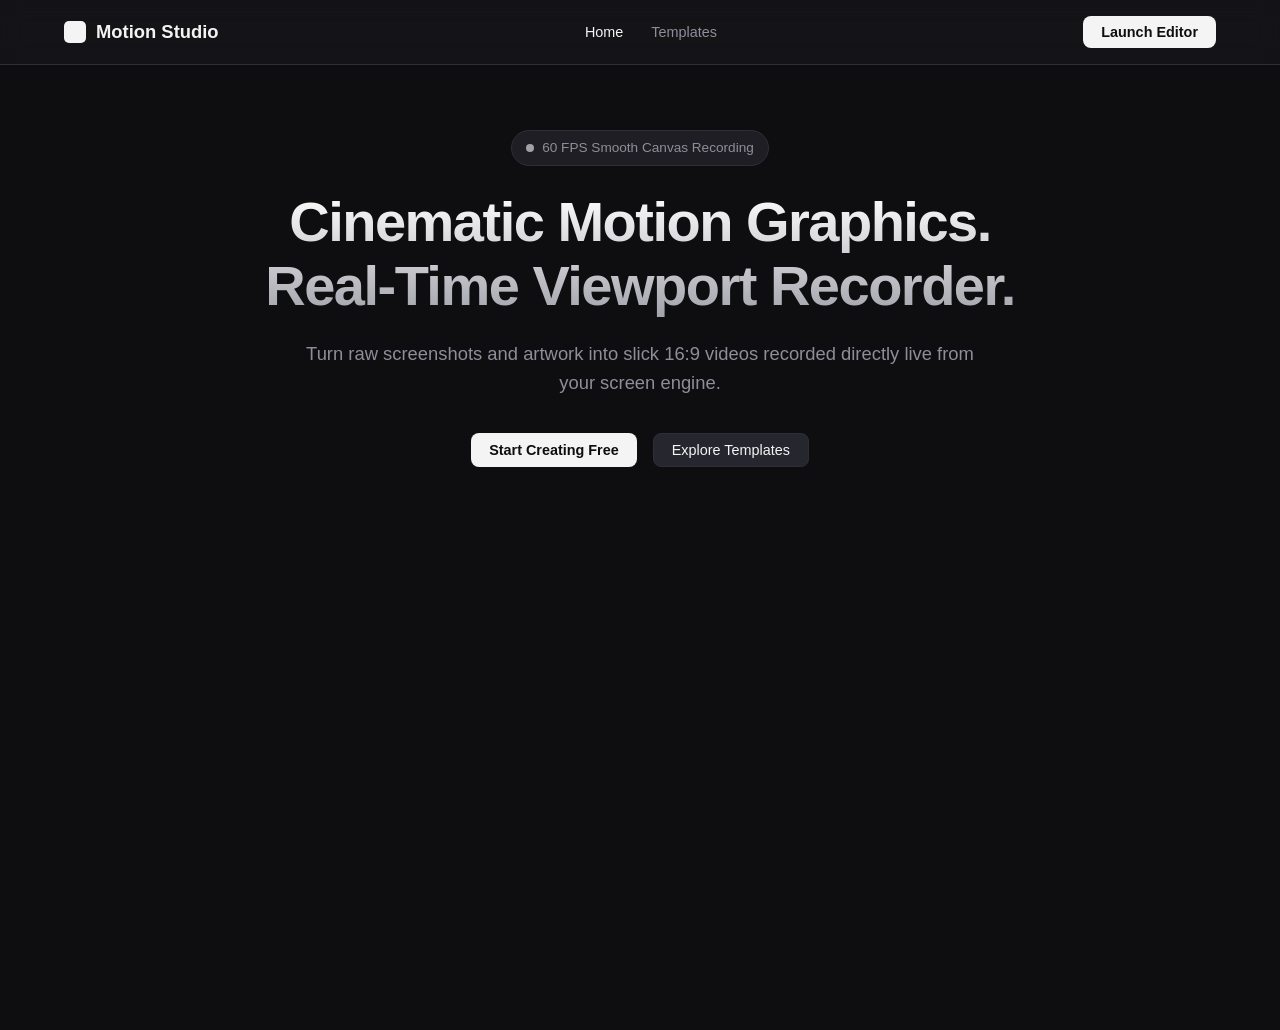
<file: index.html>
<!DOCTYPE html>
<html lang="en">
<head>
    <meta charset="UTF-8">
    <meta name="viewport" content="width=device-width, initial-scale=1.0">
    <title>Motion Studio — Motion Graphics Editor & Renderer</title>
    <style>
        /* --- DESIGN SYSTEM & SMOOTH GREY THEME --- */
        * {
            margin: 0;
            padding: 0;
            box-sizing: border-box;
            font-family: -apple-system, BlinkMacSystemFont, 'Segoe UI', Roboto, Helvetica, Arial, sans-serif;
            user-select: none;
        }

        :root {
            --bg-deep: #0e0e10;
            --bg-smooth-grey: #161619;
            --bg-panel: #1e1e24;
            --bg-element: #26262e;
            --bg-element-hover: #30303a;
            --border-grey: #2e2e36;
            --border-light: #3e3e48;
            --text-primary: #f4f4f5;
            --text-muted: #8e8e9a;
            --radius-lg: 16px;
            --radius-md: 8px;
            --radius-sm: 4px;
        }

        body {
            background-color: var(--bg-deep);
            color: var(--text-primary);
            line-height: 1.6;
            overflow-x: hidden;
            min-height: 100vh;
        }

        a { color: inherit; text-decoration: none; }

        .btn {
            background: var(--bg-element);
            color: var(--text-primary);
            border: 1px solid var(--border-grey);
            padding: 8px 18px;
            border-radius: var(--radius-md);
            font-size: 0.9rem;
            font-weight: 500;
            cursor: pointer;
            display: inline-flex;
            align-items: center;
            justify-content: center;
            gap: 8px;
            transition: all 0.2s cubic-bezier(0.16, 1, 0.3, 1);
        }

        .btn:hover {
            background: var(--bg-element-hover);
            border-color: var(--border-light);
            transform: translateY(-1px);
        }

        .btn-primary {
            background: var(--text-primary);
            color: var(--bg-deep);
            border: none;
            font-weight: 600;
        }

        .btn-primary:hover { background: #d4d4d8; }

        header.site-header {
            position: fixed;
            top: 0;
            width: 100%;
            background: rgba(22, 22, 25, 0.85);
            backdrop-filter: blur(12px);
            border-bottom: 1px solid var(--border-grey);
            z-index: 100;
        }

        .nav-container {
            max-width: 1200px;
            margin: 0 auto;
            display: flex;
            justify-content: space-between;
            align-items: center;
            padding: 16px 24px;
        }

        .logo {
            font-size: 1.15rem;
            font-weight: 700;
            display: flex;
            align-items: center;
            gap: 10px;
            cursor: pointer;
        }

        .logo-icon {
            width: 22px;
            height: 22px;
            background: var(--text-primary);
            border-radius: 5px;
        }

        .nav-links {
            display: flex;
            gap: 28px;
            list-style: none;
        }

        .nav-links a {
            color: var(--text-muted);
            font-size: 0.9rem;
            cursor: pointer;
            transition: color 0.2s ease;
        }

        .nav-links a:hover, .nav-links a.active { color: var(--text-primary); }

        .page-section { display: none; }
        .page-section.active-page { display: block; }

        /* --- LANDING & TEMPLATES --- */
        .hero {
            max-width: 1200px;
            margin: 130px auto 60px;
            padding: 0 24px;
            text-align: center;
        }

        .badge {
            display: inline-flex;
            align-items: center;
            gap: 8px;
            background: var(--bg-panel);
            border: 1px solid var(--border-grey);
            padding: 6px 14px;
            border-radius: 20px;
            font-size: 0.85rem;
            color: var(--text-muted);
            margin-bottom: 24px;
        }

        .badge-dot { width: 8px; height: 8px; background: #a1a1aa; border-radius: 50%; }

        .hero h1 {
            font-size: 3.5rem;
            font-weight: 800;
            line-height: 1.15;
            letter-spacing: -1.5px;
            margin-bottom: 20px;
            background: linear-gradient(180deg, #ffffff 0%, #a1a1aa 100%);
            -webkit-background-clip: text;
            -webkit-text-fill-color: transparent;
        }

        .hero p {
            font-size: 1.15rem;
            color: var(--text-muted);
            max-width: 680px;
            margin: 0 auto 36px;
        }

        .hero-cta { display: flex; justify-content: center; gap: 16px; }

        .templates-page { max-width: 1200px; margin: 120px auto 60px; padding: 0 24px; }
        .template-grid {
            display: grid;
            grid-template-columns: repeat(auto-fit, minmax(260px, 1fr));
            gap: 20px;
            margin-top: 40px;
        }

        .template-card {
            background: var(--bg-smooth-grey);
            border: 1px solid var(--border-grey);
            border-radius: var(--radius-md);
            overflow: hidden;
            cursor: pointer;
            transition: all 0.25s cubic-bezier(0.16, 1, 0.3, 1);
        }

        .template-card:hover {
            border-color: var(--border-light);
            transform: translateY(-3px);
        }

        .template-thumb {
            aspect-ratio: 16 / 9;
            background: #1f1f27;
            display: flex;
            align-items: center;
            justify-content: center;
            color: var(--text-muted);
            font-size: 0.85rem;
            border-bottom: 1px solid var(--border-grey);
        }

        .template-info { padding: 16px; }

        /* --- STUDIO EDITOR --- */
        .editor-wrapper {
            height: 100vh;
            display: flex;
            flex-direction: column;
            overflow: hidden;
            font-size: 13px;
        }

        .app-header {
            height: 48px;
            background: var(--bg-smooth-grey);
            border-bottom: 1px solid var(--border-grey);
            display: flex;
            align-items: center;
            justify-content: space-between;
            padding: 0 16px;
        }

        .workspace {
            display: grid;
            grid-template-columns: 280px 1fr 320px;
            flex: 1;
            height: calc(100vh - 48px - 140px);
            overflow: hidden;
        }

        .sidebar-left, .sidebar-right {
            background: var(--bg-smooth-grey);
            padding: 16px;
            overflow-y: auto;
            display: flex;
            flex-direction: column;
            gap: 16px;
        }

        .sidebar-left { border-right: 1px solid var(--border-grey); }
        .sidebar-right { border-left: 1px solid var(--border-grey); }

        .viewport-container {
            background: var(--bg-deep);
            display: flex;
            align-items: center;
            justify-content: center;
            position: relative;
            overflow: hidden;
            cursor: default;
        }

        .viewport-controls {
            position: absolute;
            bottom: 16px;
            right: 16px;
            background: var(--bg-panel);
            border: 1px solid var(--border-grey);
            border-radius: var(--radius-md);
            display: flex;
            align-items: center;
            padding: 4px 8px;
            gap: 8px;
            z-index: 10;
        }

        .zoom-btn {
            background: transparent;
            border: none;
            color: var(--text-primary);
            cursor: pointer;
            font-size: 1rem;
            width: 24px;
            height: 24px;
            display: flex;
            align-items: center;
            justify-content: center;
            border-radius: var(--radius-sm);
        }

        .zoom-btn:hover { background: var(--bg-element); }

        .canvas-frame-wrapper {
            display: flex;
            align-items: center;
            justify-content: center;
            transition: transform 0.1s ease-out;
            will-change: transform;
        }

        .canvas-frame {
            width: 640px;
            aspect-ratio: 16 / 9;
            background: #111115;
            border-radius: 12px;
            border: 1px solid var(--border-light);
            box-shadow: 0 30px 60px rgba(0,0,0,0.7);
            display: flex;
            align-items: center;
            justify-content: center;
            overflow: hidden;
            position: relative;
        }

        .canvas-frame.bg-transparent-grid {
            background-image: linear-gradient(45deg, #1c1c24 25%, transparent 25%), linear-gradient(-45deg, #1c1c24 25%, transparent 25%), linear-gradient(45deg, transparent 75%, #1c1c24 75%), linear-gradient(-45deg, transparent 75%, #1c1c24 75%);
            background-size: 20px 20px;
            background-position: 0 0, 0 10px, 10px -10px, -10px 0px;
        }

        #render-canvas {
            width: 100%;
            height: 100%;
            object-fit: contain;
            cursor: pointer;
        }

        .upload-dropzone {
            border: 1px dashed var(--border-light);
            padding: 16px;
            text-align: center;
            border-radius: 6px;
            background: var(--bg-panel);
            cursor: pointer;
            transition: border-color 0.2s, background-color 0.2s;
        }

        .upload-dropzone:hover, .upload-dropzone.dragover {
            border-color: var(--text-primary);
            background: var(--bg-element);
        }

        /* --- CATEGORIES STYLING --- */
        .category-group {
            display: flex;
            flex-direction: column;
            gap: 6px;
            margin-bottom: 4px;
        }

        .category-header {
            font-size: 0.75rem;
            font-weight: 700;
            color: var(--text-primary);
            letter-spacing: 0.5px;
            text-transform: uppercase;
            padding: 4px 0 2px 2px;
            border-bottom: 1px solid var(--border-grey);
            margin-bottom: 2px;
        }

        .control-group {
            background: var(--bg-panel);
            border: 1px solid var(--border-grey);
            padding: 10px;
            border-radius: var(--radius-sm);
            font-size: 0.8rem;
            color: var(--text-muted);
            transition: all 0.25s cubic-bezier(0.16, 1, 0.3, 1);
        }

        .control-group.active-preset {
            border-color: var(--text-primary);
            color: var(--text-primary);
            background: var(--bg-element);
        }

        .control-group.disabled-preset {
            opacity: 0.5;
            cursor: not-allowed !important;
        }

        .control-row {
            display: flex;
            align-items: center;
            justify-content: space-between;
            gap: 12px;
        }

        .control-row label { color: var(--text-primary); font-size: 0.8rem; }
        .control-row input[type="range"] { flex: 1; accent-color: var(--text-primary); cursor: pointer; }

        .value-display {
            width: 48px;
            background: var(--bg-panel);
            border: 1px solid var(--border-grey);
            border-radius: var(--radius-sm);
            padding: 2px 4px;
            text-align: center;
            font-size: 0.75rem;
            color: var(--text-muted);
        }

        /* --- MEDIA SLOTS PANEL --- */
        .media-grid {
            display: grid;
            grid-template-columns: repeat(2, 1fr);
            gap: 8px;
            margin-top: 6px;
        }

        .media-slot {
            background: var(--bg-panel);
            border: 1px dashed var(--border-grey);
            border-radius: var(--radius-sm);
            height: 52px;
            display: flex;
            flex-direction: column;
            align-items: center;
            justify-content: center;
            cursor: pointer;
            position: relative;
            overflow: hidden;
            transition: border-color 0.2s;
        }

        .media-slot:hover { border-color: var(--text-primary); }
        .media-slot.has-image { border-style: solid; border-color: var(--border-light); }
        .media-slot img { width: 100%; height: 100%; object-fit: cover; }

        .slot-badge {
            position: absolute;
            top: 2px;
            left: 4px;
            font-size: 0.65rem;
            font-weight: 700;
            background: rgba(0,0,0,0.6);
            padding: 1px 4px;
            border-radius: 3px;
            color: var(--text-primary);
            z-index: 2;
        }

        .slot-clear {
            position: absolute;
            top: 2px;
            right: 4px;
            font-size: 0.65rem;
            background: rgba(0,0,0,0.7);
            color: #ff5555;
            padding: 0 4px;
            border-radius: 3px;
            display: none;
            z-index: 3;
            cursor: pointer;
        }

        .media-slot:hover .slot-clear { display: block; }

        .timeline-bar {
            height: 140px;
            background: var(--bg-smooth-grey);
            border-top: 1px solid var(--border-grey);
            display: flex;
            flex-direction: column;
        }

        .timeline-controls {
            height: 36px;
            border-bottom: 1px solid var(--border-grey);
            display: flex;
            align-items: center;
            justify-content: space-between;
            padding: 0 16px;
        }

        .play-btn {
            width: 26px;
            height: 26px;
            border-radius: 50%;
            background: var(--text-primary);
            color: var(--bg-deep);
            border: none;
            cursor: pointer;
            display: flex;
            align-items: center;
            justify-content: center;
            font-weight: bold;
            transition: transform 0.15s ease;
        }

        .play-btn:hover { transform: scale(1.05); }

        .timeline-track-area {
            flex: 1;
            padding: 12px 16px;
            background: var(--bg-deep);
            position: relative;
            cursor: pointer;
        }

        .timeline-ruler {
            display: flex;
            justify-content: space-between;
            color: var(--text-muted);
            font-size: 0.7rem;
            border-bottom: 1px solid var(--border-grey);
            padding-bottom: 4px;
            pointer-events: none;
        }

        .timeline-keyframe-track {
            margin-top: 10px;
            height: 36px;
            background: var(--bg-panel);
            border: 1px solid var(--border-grey);
            border-radius: var(--radius-sm);
            position: relative;
        }

        .playhead {
            position: absolute;
            top: 0;
            left: 0%;
            width: 2px;
            height: 100%;
            background: #ffffff;
            box-shadow: 0 0 10px rgba(255,255,255,0.9);
            z-index: 5;
            pointer-events: none;
        }

        .playhead-handle {
            position: absolute;
            top: -6px;
            left: -5px;
            width: 12px;
            height: 12px;
            background: var(--text-primary);
            border-radius: 2px;
            transform: rotate(45deg);
        }

        .keyframe-node {
            position: absolute;
            top: 50%;
            transform: translateY(-50%) rotate(45deg);
            width: 10px;
            height: 10px;
            background: var(--text-muted);
            border-radius: 2px;
            pointer-events: none;
        }

        /* --- RENDERING MODAL --- */
        .render-modal-overlay {
            position: fixed;
            top: 0;
            left: 0;
            width: 100vw;
            height: 100vh;
            background: rgba(14, 14, 16, 0.75);
            backdrop-filter: blur(16px);
            -webkit-backdrop-filter: blur(16px);
            z-index: 1000;
            display: none;
            align-items: center;
            justify-content: center;
        }

        .render-modal-overlay.active { display: flex; }

        .render-card {
            background: var(--bg-smooth-grey);
            border: 1px solid var(--border-light);
            border-radius: var(--radius-lg);
            width: 440px;
            padding: 32px;
            box-shadow: 0 30px 80px rgba(0, 0, 0, 0.8);
            display: flex;
            flex-direction: column;
            gap: 20px;
        }

        .render-header h3 { font-size: 1.25rem; font-weight: 700; margin-bottom: 4px; }
        .render-header p { font-size: 0.85rem; color: var(--text-muted); }

        .form-group { display: flex; flex-direction: column; gap: 6px; }
        .form-group label { font-size: 0.8rem; color: var(--text-muted); }
        .form-group select {
            background: var(--bg-panel);
            border: 1px solid var(--border-grey);
            color: var(--text-primary);
            padding: 10px;
            border-radius: var(--radius-md);
            font-size: 0.9rem;
            outline: none;
            cursor: pointer;
        }

        .progress-container {
            display: none;
            flex-direction: column;
            gap: 12px;
        }

        .progress-bar-bg {
            width: 100%;
            height: 10px;
            background: var(--bg-panel);
            border-radius: 5px;
            overflow: hidden;
            border: 1px solid var(--border-grey);
        }

        .progress-bar-fill {
            width: 0%;
            height: 100%;
            background: var(--text-primary);
            transition: width 0.05s linear;
        }
    </style>
</head>
<body>

    <!-- HIDDEN MULTI FILE INPUT -->
    <input type="file" id="image-file-input" accept="image/*" style="display: none;" onchange="handleFileSelect(event)">
    <input type="file" id="slot-file-input" accept="image/*" style="display: none;" onchange="handleSlotFileSelect(event)">

    <!-- RENDER & RECORDING MODAL -->
    <div class="render-modal-overlay" id="render-modal">
        <div class="render-card">
            <div class="render-header">
                <h3>Record 60 FPS Viewport Stream</h3>
                <p>Hardware-accelerated live preview capture at locked 16:9 ratio.</p>
            </div>

            <div id="render-form">
                <div class="form-group" style="margin-bottom: 14px;">
                    <label>Resolution Ratio</label>
                    <select id="export-res" disabled>
                        <option value="16/9" selected>16:9 Widescreen (1920x1080 HD)</option>
                    </select>
                </div>

                <div class="form-group" style="margin-bottom: 20px;">
                    <label>Save File Format</label>
                    <select id="export-format">
                        <option value="mp4" selected>Video Track (.mp4)</option>
                    </select>
                </div>

                <div style="display: flex; gap: 10px; justify-content: flex-end;">
                    <button class="btn" onclick="closeExportModal()">Cancel</button>
                    <button class="btn btn-primary" onclick="startRenderAndRecordProcess()">Record & Save</button>
                </div>
            </div>

            <div class="progress-container" id="render-progress-box">
                <div style="display: flex; justify-content: space-between; font-size: 0.85rem;">
                    <span id="render-status-text">Recording 60 FPS Stream...</span>
                    <span id="render-percent">0%</span>
                </div>
                <div class="progress-bar-bg">
                    <div class="progress-bar-fill" id="render-progress-bar"></div>
                </div>
            </div>
        </div>
    </div>

    <!-- SITE HEADER -->
    <header class="site-header" id="global-header">
        <div class="nav-container">
            <div class="logo" onclick="switchPage('home')">
                <div class="logo-icon"></div> Motion Studio
            </div>
            <ul class="nav-links">
                <li><a onclick="switchPage('home')" id="nav-home" class="active">Home</a></li>
                <li><a onclick="switchPage('templates')" id="nav-templates">Templates</a></li>
            </ul>
            <button class="btn btn-primary" onclick="switchPage('editor')">Launch Editor</button>
        </div>
    </header>

    <!-- PAGE 1: HOME -->
    <main id="page-home" class="page-section active-page">
        <section class="hero">
            <div class="badge">
                <span class="badge-dot"></span> 60 FPS Smooth Canvas Recording
            </div>
            <h1>Cinematic Motion Graphics.<br>Real-Time Viewport Recorder.</h1>
            <p>Turn raw screenshots and artwork into slick 16:9 videos recorded directly live from your screen engine.</p>
            <div class="hero-cta">
                <button class="btn btn-primary" onclick="switchPage('editor')">Start Creating Free</button>
                <button class="btn" onclick="switchPage('templates')">Explore Templates</button>
            </div>
        </section>
    </main>

    <!-- PAGE 2: TEMPLATES -->
    <main id="page-templates" class="page-section">
        <section class="templates-page">
            <div style="text-align: center;">
                <h2>Motion Template Library</h2>
                <p style="color:var(--text-muted);">Select any preset to open directly in the Motion Studio Editor.</p>
            </div>
            <div class="template-grid">
                <div class="template-card" onclick="loadPresetAndOpen('popup')">
                    <div class="template-thumb">Pop-up Motion</div>
                    <div class="template-info">
                        <h4>App Demo Showcase</h4>
                        <span style="color:var(--text-muted); font-size:0.8rem;">Bottom to center motion blur slide</span>
                    </div>
                </div>
                <div class="template-card" onclick="loadPresetAndOpen('showcase')">
                    <div class="template-thumb">Showcase Motion</div>
                    <div class="template-info">
                        <h4>5 Card Showcase</h4>
                        <span style="color:var(--text-muted); font-size:0.8rem;">Smooth 5-Image Slot Sequence Pan</span>
                    </div>
                </div>
                <div class="template-card" onclick="loadPresetAndOpen('shine')">
                    <div class="template-thumb">Shine Effect</div>
                    <div class="template-info">
                        <h4>Tilted Button Shine</h4>
                        <span style="color:var(--text-muted); font-size:0.8rem;">Wider tilted glass sheen & flash</span>
                    </div>
                </div>
            </div>
        </section>
    </main>

    <!-- PAGE 3: STUDIO EDITOR -->
    <main id="page-editor" class="page-section">
        <div class="editor-wrapper">
            <header class="app-header">
                <div style="display:flex; align-items:center; gap:12px;">
                    <button class="btn" style="padding:4px 10px; font-size:0.8rem;" onclick="switchPage('home')">← Exit Editor</button>
                    <span style="font-weight:600; font-size:0.85rem;">Studio_Render_16x9.motion</span>
                </div>
                <div>
                    <span style="font-size:0.8rem; color:var(--text-muted); font-weight:600;">Fixed Render Aspect Ratio: 16:9 (1920x1080)</span>
                </div>
                <div>
                    <button class="btn btn-primary" style="padding:5px 12px; font-size:0.8rem;" onclick="openExportModal()">Record & Export</button>
                </div>
            </header>

            <div class="workspace">
                <!-- LEFT SIDEBAR -->
                <aside class="sidebar-left">
                    <span style="font-size:0.75rem; font-weight:700; color:var(--text-muted);">MAIN MEDIA INPUT</span>
                    <div class="upload-dropzone" id="dropzone" onclick="triggerFileInput()" ondragover="handleDragOver(event)" ondragleave="handleDragLeave(event)" ondrop="handleDrop(event)">
                        <p style="font-size:0.85rem; font-weight:500;">Drop Main Image Here</p>
                        <span style="font-size:0.75rem; color:var(--text-muted);">or click to browse local files</span>
                    </div>

                    <button class="btn" style="font-size:0.75rem; padding:4px;" onclick="clearImage()">Remove Main Image</button>

                    <!-- ANIMATION PRESET CATEGORIES -->
                    <div style="display:flex; flex-direction:column; gap:12px; margin-top:10px;">
                        <!-- CATEGORY: IMAGE -->
                        <div class="category-group">
                            <div class="category-header">Image</div>
                            <div class="control-group active-preset" id="preset-popup" style="cursor:pointer;" onclick="setAnimationPreset('popup')">1. Pop-up</div>
                            <div class="control-group" id="preset-showcase" style="cursor:pointer;" onclick="setAnimationPreset('showcase')">2. Showcase (Slots 1 to 5)</div>
                            <div class="control-group" id="preset-shine" style="cursor:pointer;" onclick="setAnimationPreset('shine')">3. Tilted Button Shine</div>
                        </div>

                        <!-- CATEGORY: TEXT -->
                        <div class="category-group">
                            <div class="category-header">Text</div>
                            <div class="control-group disabled-preset">Coming Soon</div>
                        </div>

                        <!-- CATEGORY: OVERLAY -->
                        <div class="category-group">
                            <div class="category-header">Overlay</div>
                            <div class="control-group disabled-preset">Coming Soon</div>
                        </div>

                        <!-- CATEGORY: GFX -->
                        <div class="category-group">
                            <div class="category-header">Gfx</div>
                            <div class="control-group disabled-preset">Coming Soon</div>
                        </div>
                    </div>
                </aside>

                <!-- CENTER CANVAS VIEWPORT -->
                <main class="viewport-container" id="viewport-container" onwheel="handleWheelZoom(event)">
                    <div class="canvas-frame-wrapper" id="canvas-wrapper">
                        <div class="canvas-frame" id="canvas-frame">
                            <canvas id="render-canvas" onclick="triggerFileInput()"></canvas>
                        </div>
                    </div>

                    <div class="viewport-controls">
                        <button class="zoom-btn" onclick="adjustZoom(-0.1)">-</button>
                        <span style="font-size: 0.75rem; color: var(--text-muted); min-width: 40px; text-align: center;" id="zoom-val">100%</span>
                        <button class="zoom-btn" onclick="adjustZoom(0.1)">+</button>
                        <button class="zoom-btn" style="font-size: 0.75rem;" onclick="resetZoom()">Reset</button>
                    </div>
                </main>

                <!-- RIGHT INSPECTOR PANEL -->
                <aside class="sidebar-right">
                    <span style="font-size:0.75rem; font-weight:700; color:var(--text-muted);">MANUAL 3D ROTATION</span>
                    <div class="control-row">
                        <label>Pitch (X)</label>
                        <input type="range" id="pitch-slider" min="-45" max="45" value="10" oninput="updateManual3D()">
                        <span class="value-display" id="pitch-val">10°</span>
                    </div>
                    <div class="control-row">
                        <label>Yaw (Y)</label>
                        <input type="range" id="yaw-slider" min="-45" max="45" value="-12" oninput="updateManual3D()">
                        <span class="value-display" id="yaw-val">-12°</span>
                    </div>

                    <span style="font-size:0.75rem; font-weight:700; color:var(--text-muted); margin-top:10px;">TIMING & EASING</span>
                    <div class="control-row">
                        <label>Duration</label>
                        <input type="range" id="duration-slider" min="1" max="10" value="4" step="0.5" oninput="updateDuration(this.value)">
                        <span class="value-display" id="duration-val">4.0s</span>
                    </div>

                    <span style="font-size:0.75rem; font-weight:700; color:var(--text-muted); margin-top:10px;">RENDER BACKGROUND</span>
                    <div class="control-row">
                        <label>Canvas Bg</label>
                        <select id="bg-select" onchange="updateBackground(this.value)" style="background:var(--bg-panel); border:1px solid var(--border-grey); color:var(--text-primary); padding:6px 8px; border-radius:4px; font-size:0.8rem; cursor:pointer;">
                            <option value="dark" selected>Dark Studio</option>
                            <option value="white">Solid White</option>
                            <option value="transparent">Transparent (No Bg)</option>
                        </select>
                    </div>

                    <div class="control-row" style="margin-top: 6px;">
                        <label>Speed</label>
                        <input type="range" id="speed-slider" min="0.25" max="3.0" value="1.0" step="0.25" oninput="updateSpeed(this.value)">
                        <span class="value-display" id="speed-val">1.0x</span>
                    </div>

                    <!-- MEDIA SLOTS (10 SLOTS) -->
                    <span style="font-size:0.75rem; font-weight:700; color:var(--text-muted); margin-top:10px;">MEDIA (10 SLOTS)</span>
                    <div class="media-grid" id="media-slots-grid">
                        <!-- Generates 10 slots dynamically via JavaScript -->
                    </div>

                    <button class="btn" style="margin-top:20px; font-size:0.8rem;" onclick="resetTransforms()">Reset All Controls</button>
                </aside>
            </div>

            <!-- TIMELINE FOOTER -->
            <footer class="timeline-bar">
                <div class="timeline-controls">
                    <div style="display:flex; align-items:center; gap:12px;">
                        <button class="play-btn" id="play-btn" onclick="togglePlayback()">❚❚</button>
                        <span style="color:var(--text-muted); font-size:0.8rem;" id="time-display">00:00.0 / 00:04.0</span>
                    </div>
                    <span style="color:var(--text-muted); font-size:0.75rem;">16:9 • High-Performance 60 FPS Engine</span>
                </div>
                <div class="timeline-track-area" id="timeline-track" onmousedown="startTimelineScrub(event)">
                    <div class="timeline-ruler">
                        <span>0s</span><span>1s</span><span>2s</span><span>3s</span><span>4s</span>
                    </div>
                    <div class="timeline-keyframe-track">
                        <div class="playhead" id="playhead">
                            <div class="playhead-handle"></div>
                        </div>
                        <div class="keyframe-node" style="left: 0%;"></div>
                        <div class="keyframe-node" style="left: 50%;"></div>
                        <div class="keyframe-node" style="left: 100%;"></div>
                    </div>
                </div>
            </footer>
        </div>
    </main>

    <!-- SCRIPT LOGIC -->
    <script>
        // CLIENT STATE
        let state = {
            activePage: 'home',
            preset: 'popup',
            pitch: 10,
            yaw: -12,
            duration: 4.0,
            speed: 1.0,
            zoom: 1.0,
            bgType: 'dark',
            imageData: null,
            isPlaying: true,
            isRendering: false,
            currentTime: 0,
            mediaSlots: Array(10).fill(null)
        };

        let loadedImage = new Image();
        let slotImages = Array(10).fill(null);
        let activeSlotTarget = null;
        let imageReady = false;
        let lastTimestamp = null;
        let isScrubbing = false;

        let canvas, ctx;
        let mediaRecorder = null;
        let recordedChunks = [];

        window.addEventListener('DOMContentLoaded', () => {
            canvas = document.getElementById('render-canvas');
            canvas.width = 1920;
            canvas.height = 1080;

            ctx = canvas.getContext('2d', { alpha: true, desynchronized: true });
            ctx.imageSmoothingEnabled = true;
            ctx.imageSmoothingQuality = 'high';

            renderMediaSlotUI();
            loadFromLocalStorage();
            applyStateToUI();

            window.addEventListener('mousemove', handleTimelineMove);
            window.addEventListener('mouseup', handleTimelineEnd);

            requestAnimationFrame(animationEngineLoop);
        });

        // MEDIA SLOTS GENERATOR & CONTROLS
        function renderMediaSlotUI() {
            const grid = document.getElementById('media-slots-grid');
            grid.innerHTML = '';
            for (let i = 0; i < 10; i++) {
                const slot = document.createElement('div');
                slot.className = `media-slot ${state.mediaSlots[i] ? 'has-image' : ''}`;
                slot.onclick = () => triggerSlotFileInput(i);

                const badge = document.createElement('div');
                badge.className = 'slot-badge';
                badge.innerText = `Slot ${i + 1}`;
                slot.appendChild(badge);

                if (state.mediaSlots[i]) {
                    const img = document.createElement('img');
                    img.src = state.mediaSlots[i];
                    slot.appendChild(img);

                    const clearBtn = document.createElement('div');
                    clearBtn.className = 'slot-clear';
                    clearBtn.innerText = '✕';
                    clearBtn.onclick = (e) => {
                        e.stopPropagation();
                        clearSlotImage(i);
                    };
                    slot.appendChild(clearBtn);
                } else {
                    const txt = document.createElement('span');
                    txt.style.cssText = 'font-size:0.65rem; color:var(--text-muted);';
                    txt.innerText = '+ Upload';
                    slot.appendChild(txt);
                }
                grid.appendChild(slot);
            }
        }

        function triggerSlotFileInput(index) {
            activeSlotTarget = index;
            document.getElementById('slot-file-input').click();
        }

        function handleSlotFileSelect(e) {
            const file = e.target.files[0];
            if (file && activeSlotTarget !== null) {
                const reader = new FileReader();
                reader.onload = (event) => {
                    const data = event.target.result;
                    state.mediaSlots[activeSlotTarget] = data;
                    
                    const img = new Image();
                    img.src = data;
                    img.onload = () => {
                        slotImages[activeSlotTarget] = img;
                        renderMediaSlotUI();
                        saveToLocalStorage();
                    };
                };
                reader.readAsDataURL(file);
            }
        }

        function clearSlotImage(index) {
            state.mediaSlots[index] = null;
            slotImages[index] = null;
            renderMediaSlotUI();
            saveToLocalStorage();
        }

        // SMOOTH 60 FPS RENDER LOOP WITH SPEED MULTIPLIER
        function animationEngineLoop(timestamp) {
            if (!lastTimestamp) lastTimestamp = timestamp;
            const delta = (timestamp - lastTimestamp) / 1000;
            lastTimestamp = timestamp;

            if (state.isPlaying && !isScrubbing) {
                state.currentTime += delta * state.speed;
                if (state.currentTime >= state.duration) {
                    if (state.isRendering) {
                        finishRenderingAndSave();
                    } else {
                        state.currentTime = 0;
                    }
                }
                updateTimelineUI();
            }

            drawCanvasFrame();
            requestAnimationFrame(animationEngineLoop);
        }

        // DRAW CANVAS FRAME
        function drawCanvasFrame() {
            ctx.clearRect(0, 0, canvas.width, canvas.height);
            ctx.filter = 'none';

            if (state.bgType === 'dark') {
                const bgGrad = ctx.createLinearGradient(0, 0, canvas.width, canvas.height);
                bgGrad.addColorStop(0, '#121216');
                bgGrad.addColorStop(1, '#09090b');
                ctx.fillStyle = bgGrad;
                ctx.fillRect(0, 0, canvas.width, canvas.height);
            } else if (state.bgType === 'white') {
                ctx.fillStyle = '#ffffff';
                ctx.fillRect(0, 0, canvas.width, canvas.height);
            }

            const progress = (state.currentTime % state.duration) / state.duration;

            // DRAW CARD HELPER
            function drawCard(x, y, scale = 1, skewX = 0, skewY = 0, opacity = 1, imgSource = null, slotNum = 1, overlayEffect = null, explicitDim = null) {
                ctx.save();
                ctx.globalAlpha = Math.max(0, Math.min(1, opacity));
                ctx.translate(canvas.width / 2 + x, canvas.height / 2 + y);
                ctx.transform(scale, skewY, skewX, scale, 0, 0);

                const activeImg = imgSource || (imageReady ? loadedImage : null);
                let drawW = 920;
                let drawH = 560;

                if (explicitDim) {
                    drawW = explicitDim.w;
                    drawH = explicitDim.h;
                } else if (activeImg) {
                    const aspect = activeImg.width / activeImg.height;
                    drawW = 920;
                    drawH = drawW / aspect;

                    if (drawH > 560) {
                        drawH = 560;
                        drawW = drawH * aspect;
                    }
                }

                if (activeImg) {
                    ctx.shadowColor = 'rgba(0, 0, 0, 0.45)';
                    ctx.shadowBlur = 35;
                    ctx.shadowOffsetY = 18;

                    ctx.drawImage(activeImg, -drawW / 2, -drawH / 2, drawW, drawH);
                } else {
                    ctx.fillStyle = '#1e1e24';
                    ctx.strokeStyle = '#3e3e48';
                    ctx.lineWidth = 4;
                    const cardW = explicitDim ? explicitDim.w : 760;
                    const cardH = explicitDim ? explicitDim.h : 430;
                    
                    ctx.shadowColor = 'rgba(0,0,0,0.4)';
                    ctx.shadowBlur = 25;
                    ctx.shadowOffsetY = 12;

                    ctx.beginPath();
                    ctx.roundRect(-cardW / 2, -cardH / 2, cardW, cardH, 20);
                    ctx.fill();
                    ctx.stroke();

                    ctx.shadowColor = 'transparent';
                    ctx.fillStyle = '#8e8e9a';
                    ctx.font = '600 24px -apple-system, sans-serif';
                    ctx.textAlign = 'center';
                    ctx.fillText(`Slot ${slotNum}`, 0, -10);
                    ctx.font = '400 14px -apple-system, sans-serif';
                    ctx.fillText('Thumbnail Media', 0, 20);
                }

                // OVERLAY EFFECTS FOR SINGLE IMAGE ENHANCEMENT
                if (overlayEffect === 'shine') {
                    // EXPANDED & WIDER TILTED BUTTON-STYLE GLASS SHINE & FLASH SWEEP
                    ctx.save();
                    ctx.beginPath();
                    ctx.roundRect(-drawW / 2, -drawH / 2, drawW, drawH, 16);
                    ctx.clip();

                    // Travel across the width with extra padding for tilt angle
                    const totalTravel = drawW * 2.2;
                    const currentPos = -drawW * 1.1 + (progress * totalTravel);

                    // Apply 25-degree tilt transform focused at current shine position
                    ctx.translate(currentPos, 0);
                    ctx.rotate(-25 * Math.PI / 180);

                    // WIDER GRADIENT PRESET (600px width total, double size for bigger flash cover)
                    const shineGrad = ctx.createLinearGradient(-300, 0, 300, 0);
                    shineGrad.addColorStop(0.0, 'rgba(255, 255, 255, 0.0)');
                    shineGrad.addColorStop(0.2, 'rgba(255, 255, 255, 0.12)');
                    shineGrad.addColorStop(0.42, 'rgba(255, 255, 255, 0.65)');
                    shineGrad.addColorStop(0.5, 'rgba(255, 255, 255, 0.98)'); // Bright central flash line
                    shineGrad.addColorStop(0.58, 'rgba(255, 255, 255, 0.65)');
                    shineGrad.addColorStop(0.8, 'rgba(255, 255, 255, 0.12)');
                    shineGrad.addColorStop(1.0, 'rgba(255, 255, 255, 0.0)');

                    ctx.fillStyle = shineGrad;
                    // Taller & Wider coverage bounds
                    ctx.fillRect(-350, -drawH * 1.5, 700, drawH * 3);

                    ctx.restore();
                }

                ctx.restore();
            }

            // PRESET 1: POP-UP
            if (state.preset === 'popup') {
                const easeOutCubic = p => 1 - Math.pow(1 - p, 3);
                const currentY = (1 - easeOutCubic(progress)) * 420;

                if (state.isPlaying && progress < 0.8) {
                    const blurTrail = (1 - easeOutCubic(progress)) * 22;
                    drawCard(0, currentY + blurTrail, 0.9, 0, 0, 0.25);
                }
                drawCard(0, currentY, 0.9, 0, 0, 1.0);
            } 
            // PRESET 2: SHOWCASE (5 IMAGES FROM SLOTS 1 TO 5)
            else if (state.preset === 'showcase') {
                const easeInOutQuad = p => p < 0.5 ? 2 * p * p : 1 - Math.pow(-2 * p + 2, 2) / 2;
                const smoothProgress = easeInOutQuad(progress);

                const cardSpacing = 720;
                const startX = cardSpacing * 2;
                const endX = -cardSpacing * 2;
                const currentOffset = startX - (smoothProgress * (startX - endX));

                for (let idx = 0; idx < 5; idx++) {
                    const cardX = currentOffset + (idx - 2) * cardSpacing;
                    const slotImg = slotImages[idx] || (imageReady ? loadedImage : null);

                    const distFromCenter = Math.abs(cardX);
                    const scale = Math.max(0.65, 0.82 - (distFromCenter / 2500));
                    const alpha = Math.max(0.4, 1.0 - (distFromCenter / 1600));

                    if (state.isPlaying && progress > 0.05 && progress < 0.95) {
                        const blurDirection = (smoothProgress - 0.5) * -30;
                        drawCard(cardX + blurDirection, 0, scale, 0, 0, alpha * 0.3, slotImg, idx + 1);
                    }

                    drawCard(cardX, 0, scale, 0, 0, alpha, slotImg, idx + 1);
                }
            }
            // PRESET 3: SHINE EFFECT (WIDER TILTED GLASS BUTTON SHINE & FLASH SWEEP)
            else if (state.preset === 'shine') {
                const skewX = state.yaw * Math.PI / 180;
                const skewY = state.pitch * Math.PI / 180;
                drawCard(0, 0, 0.88, skewX, skewY, 1.0, null, 1, 'shine');
            }
        }

        // NAVIGATION & STATE HANDLING
        function switchPage(pageId) {
            state.activePage = pageId;
            document.querySelectorAll('.page-section').forEach(p => p.classList.remove('active-page'));
            document.getElementById(`page-${pageId}`).classList.add('active-page');

            document.querySelectorAll('.nav-links a').forEach(a => a.classList.remove('active'));
            if (pageId === 'home') document.getElementById('nav-home').classList.add('active');
            if (pageId === 'templates') document.getElementById('nav-templates').classList.add('active');

            const header = document.getElementById('global-header');
            header.style.display = (pageId === 'editor') ? 'none' : 'block';

            saveToLocalStorage();
        }

        function setAnimationPreset(presetName) {
            state.preset = presetName;
            document.querySelectorAll('.control-group').forEach(el => el.classList.remove('active-preset'));
            const activeEl = document.getElementById(`preset-${presetName}`);
            if (activeEl) activeEl.classList.add('active-preset');

            saveToLocalStorage();
        }

        function loadPresetAndOpen(presetName) {
            setAnimationPreset(presetName);
            switchPage('editor');
        }

        function updateManual3D() {
            state.pitch = parseFloat(document.getElementById('pitch-slider').value);
            state.yaw = parseFloat(document.getElementById('yaw-slider').value);
            document.getElementById('pitch-val').innerText = `${state.pitch}°`;
            document.getElementById('yaw-val').innerText = `${state.yaw}°`;
        }

        function updateDuration(val) {
            state.duration = parseFloat(val);
            document.getElementById('duration-val').innerText = `${state.duration.toFixed(1)}s`;
            updateTimelineUI();
            saveToLocalStorage();
        }

        function updateSpeed(val) {
            state.speed = parseFloat(val);
            document.getElementById('speed-val').innerText = `${state.speed.toFixed(2)}x`;
            saveToLocalStorage();
        }

        function updateBackground(val) {
            state.bgType = val;
            const frame = document.getElementById('canvas-frame');
            if (val === 'transparent') {
                frame.classList.add('bg-transparent-grid');
            } else {
                frame.classList.remove('bg-transparent-grid');
            }
            saveToLocalStorage();
        }

        function resetTransforms() {
            state.pitch = 10;
            state.yaw = -12;
            state.duration = 4.0;
            state.speed = 1.0;
            document.getElementById('pitch-slider').value = 10;
            document.getElementById('yaw-slider').value = -12;
            document.getElementById('duration-slider').value = 4.0;
            document.getElementById('speed-slider').value = 1.0;
            document.getElementById('pitch-val').innerText = '10°';
            document.getElementById('yaw-val').innerText = '-12°';
            document.getElementById('duration-val').innerText = '4.0s';
            document.getElementById('speed-val').innerText = '1.0x';
            setAnimationPreset('popup');
            updateBackground('dark');
            document.getElementById('bg-select').value = 'dark';
        }

        // MAIN IMAGE HANDLING
        function triggerFileInput() {
            document.getElementById('image-file-input').click();
        }

        function handleFileSelect(e) {
            const file = e.target.files[0];
            if (file) loadFile(file);
        }

        function handleDragOver(e) {
            e.preventDefault();
            document.getElementById('dropzone').classList.add('dragover');
        }

        function handleDragLeave(e) {
            e.preventDefault();
            document.getElementById('dropzone').classList.remove('dragover');
        }

        function handleDrop(e) {
            e.preventDefault();
            document.getElementById('dropzone').classList.remove('dragover');
            if (e.dataTransfer.files && e.dataTransfer.files[0]) {
                loadFile(e.dataTransfer.files[0]);
            }
        }

        function loadFile(file) {
            const reader = new FileReader();
            reader.onload = (event) => {
                state.imageData = event.target.result;
                loadedImage.src = state.imageData;
                loadedImage.onload = () => {
                    imageReady = true;
                    saveToLocalStorage();
                };
            };
            reader.readAsDataURL(file);
        }

        function clearImage() {
            state.imageData = null;
            imageReady = false;
            loadedImage = new Image();
            saveToLocalStorage();
        }

        // VIEWPORT ZOOM CONTROLS
        function adjustZoom(delta) {
            state.zoom = Math.min(Math.max(0.4, state.zoom + delta), 2.0);
            applyZoom();
        }

        function resetZoom() {
            state.zoom = 1.0;
            applyZoom();
        }

        function handleWheelZoom(e) {
            if (e.ctrlKey || e.metaKey) {
                e.preventDefault();
                adjustZoom(e.deltaY < 0 ? 0.05 : -0.05);
            }
        }

        function applyZoom() {
            document.getElementById('canvas-wrapper').style.transform = `scale(${state.zoom})`;
            document.getElementById('zoom-val').innerText = `${Math.round(state.zoom * 100)}%`;
        }

        // TIMELINE CONTROLS & SCRUBBING
        function togglePlayback() {
            state.isPlaying = !state.isPlaying;
            document.getElementById('play-btn').innerText = state.isPlaying ? '❚❚' : '▶';
        }

        function updateTimelineUI() {
            const pct = (state.currentTime / state.duration) * 100;
            document.getElementById('playhead').style.left = `${Math.min(100, pct)}%`;

            const cur = formatTime(state.currentTime);
            const dur = formatTime(state.duration);
            document.getElementById('time-display').innerText = `${cur} / ${dur}`;

            if (state.isRendering) {
                document.getElementById('render-progress-bar').style.width = `${pct}%`;
                document.getElementById('render-percent').innerText = `${Math.round(pct)}%`;
            }
        }

        function formatTime(sec) {
            const m = Math.floor(sec / 60).toString().padStart(2, '0');
            const s = (sec % 60).toFixed(1).padStart(4, '0');
            return `${m}:${s}`;
        }

        function startTimelineScrub(e) {
            isScrubbing = true;
            scrub(e);
        }

        function handleTimelineMove(e) {
            if (isScrubbing) scrub(e);
        }

        function handleTimelineEnd() {
            isScrubbing = false;
        }

        function scrub(e) {
            const track = document.getElementById('timeline-track');
            const rect = track.getBoundingClientRect();
            const x = Math.max(0, Math.min(e.clientX - rect.left, rect.width));
            state.currentTime = (x / rect.width) * state.duration;
            updateTimelineUI();
        }

        // EXPORT & REAL-TIME STREAM RECORDING (.MP4 ONLY)
        function openExportModal() {
            document.getElementById('render-modal').classList.add('active');
            document.getElementById('render-form').style.display = 'block';
            document.getElementById('render-progress-box').style.display = 'none';
        }

        function closeExportModal() {
            if (state.isRendering) return;
            document.getElementById('render-modal').classList.remove('active');
        }

        function startRenderAndRecordProcess() {
            state.isRendering = true;
            state.isPlaying = true;
            state.currentTime = 0;

            document.getElementById('render-form').style.display = 'none';
            document.getElementById('render-progress-box').style.display = 'flex';

            recordedChunks = [];
            const stream = canvas.captureStream(60);

            let mimeType = 'video/mp4;codecs=avc1';
            if (!MediaRecorder.isTypeSupported(mimeType)) {
                mimeType = 'video/mp4';
            }
            if (!MediaRecorder.isTypeSupported(mimeType)) {
                mimeType = 'video/webm';
            }

            mediaRecorder = new MediaRecorder(stream, { mimeType });
            mediaRecorder.ondataavailable = (e) => {
                if (e.data.size > 0) recordedChunks.push(e.data);
            };

            mediaRecorder.onstop = saveRecordedFile;
            mediaRecorder.start();
        }

        function finishRenderingAndSave() {
            state.isRendering = false;
            state.isPlaying = false;
            if (mediaRecorder && mediaRecorder.state !== 'inactive') {
                mediaRecorder.stop();
            }
            closeExportModal();
        }

        function saveRecordedFile() {
            const blob = new Blob(recordedChunks, { type: 'video/mp4' });
            const url = URL.createObjectURL(blob);
            const a = document.createElement('a');
            a.style.display = 'none';
            a.href = url;
            a.download = `Motion_Studio_Render_${Date.now()}.mp4`;
            document.body.appendChild(a);
            a.click();
            setTimeout(() => {
                document.body.removeChild(a);
                window.URL.revokeObjectURL(url);
            }, 100);
        }

        // LOCAL STORAGE PERSISTENCE
        function saveToLocalStorage() {
            localStorage.setItem('motion_studio_state', JSON.stringify({
                preset: state.preset,
                pitch: state.pitch,
                yaw: state.yaw,
                duration: state.duration,
                speed: state.speed,
                bgType: state.bgType,
                imageData: state.imageData,
                mediaSlots: state.mediaSlots
            }));
        }

        function loadFromLocalStorage() {
            const saved = localStorage.getItem('motion_studio_state');
            if (!saved) return;
            try {
                const parsed = JSON.parse(saved);
                state.preset = parsed.preset || 'popup';
                state.pitch = parsed.pitch ?? 10;
                state.yaw = parsed.yaw ?? -12;
                state.duration = parsed.duration ?? 4.0;
                state.speed = parsed.speed ?? 1.0;
                state.bgType = parsed.bgType || 'dark';
                state.imageData = parsed.imageData || null;
                state.mediaSlots = parsed.mediaSlots || Array(10).fill(null);

                if (state.imageData) {
                    loadedImage.src = state.imageData;
                    loadedImage.onload = () => { imageReady = true; };
                }

                state.mediaSlots.forEach((data, i) => {
                    if (data) {
                        const img = new Image();
                        img.src = data;
                        img.onload = () => { slotImages[i] = img; };
                    }
                });

                renderMediaSlotUI();
            } catch (err) {
                console.error('Failed to parse saved state:', err);
            }
        }

        function applyStateToUI() {
            document.getElementById('pitch-slider').value = state.pitch;
            document.getElementById('yaw-slider').value = state.yaw;
            document.getElementById('duration-slider').value = state.duration;
            document.getElementById('speed-slider').value = state.speed;
            document.getElementById('pitch-val').innerText = `${state.pitch}°`;
            document.getElementById('yaw-val').innerText = `${state.yaw}°`;
            document.getElementById('duration-val').innerText = `${state.duration.toFixed(1)}s`;
            document.getElementById('speed-val').innerText = `${state.speed.toFixed(2)}x`;
            document.getElementById('bg-select').value = state.bgType;
            setAnimationPreset(state.preset);
            updateBackground(state.bgType);
        }
    </script>
</body>
</html>
</file>
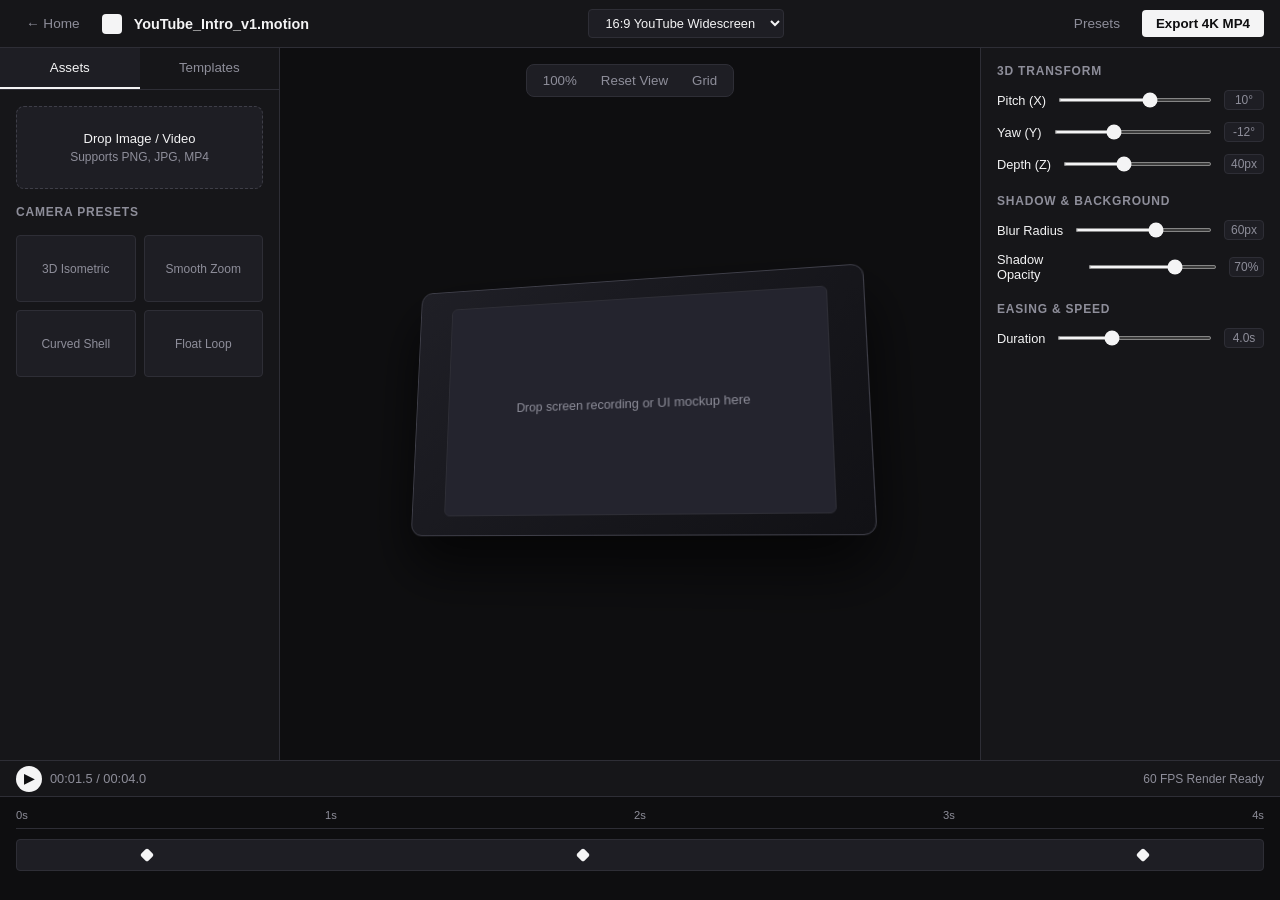
<file: editor.html>
<!DOCTYPE html>
<html lang="en">
<head>
    <meta charset="UTF-8">
    <meta name="viewport" content="width=device-width, initial-scale=1.0">
    <title>Editor — Motion Studio</title>
    <style>
        /* --- DESIGN SYSTEM & SMOOTH GREY THEME --- */
        * {
            margin: 0;
            padding: 0;
            box-sizing: border-box;
            font-family: -apple-system, BlinkMacSystemFont, 'Segoe UI', Roboto, Helvetica, Arial, sans-serif;
            user-select: none;
        }

        :root {
            --bg-deep: #0e0e10;
            --bg-smooth-grey: #161619;
            --bg-panel: #1e1e24;
            --bg-element: #26262e;
            --bg-element-hover: #30303a;
            --border-grey: #2e2e36;
            --border-light: #3e3e48;
            --text-primary: #f4f4f5;
            --text-muted: #8e8e9a;
            --accent-glow: #ffffff;
            --radius-md: 8px;
            --radius-sm: 4px;
        }

        body {
            background-color: var(--bg-deep);
            color: var(--text-primary);
            height: 100vh;
            display: flex;
            flex-direction: column;
            overflow: hidden;
            font-size: 13px;
        }

        /* --- TOP APP NAVBAR --- */
        .app-header {
            height: 48px;
            background: var(--bg-smooth-grey);
            border-bottom: 1px solid var(--border-grey);
            display: flex;
            align-items: center;
            justify-content: space-between;
            padding: 0 16px;
            z-index: 10;
        }

        .header-left, .header-center, .header-right {
            display: flex;
            align-items: center;
            gap: 12px;
        }

        .logo-badge {
            width: 20px;
            height: 20px;
            background: var(--text-primary);
            border-radius: 4px;
        }

        .project-title {
            font-weight: 600;
            color: var(--text-primary);
            font-size: 0.9rem;
        }

        .nav-btn {
            background: transparent;
            border: none;
            color: var(--text-muted);
            padding: 6px 10px;
            border-radius: var(--radius-sm);
            cursor: pointer;
            text-decoration: none;
            font-size: 0.85rem;
            transition: all 0.2s ease;
        }

        .nav-btn:hover {
            color: var(--text-primary);
            background: var(--bg-element);
        }

        .aspect-selector {
            background: var(--bg-panel);
            border: 1px solid var(--border-grey);
            color: var(--text-primary);
            padding: 5px 12px;
            border-radius: var(--radius-sm);
            font-size: 0.8rem;
            outline: none;
            cursor: pointer;
        }

        .btn-export {
            background: var(--text-primary);
            color: var(--bg-deep);
            border: none;
            font-weight: 600;
            padding: 6px 14px;
            border-radius: var(--radius-sm);
            cursor: pointer;
            transition: opacity 0.2s;
        }

        .btn-export:hover {
            opacity: 0.9;
        }

        /* --- EDITOR WORKSPACE LAYOUT --- */
        .workspace {
            display: grid;
            grid-template-columns: 280px 1fr 300px;
            flex: 1;
            height: calc(100vh - 48px - 140px);
            overflow: hidden;
        }

        /* --- LEFT SIDEBAR: MEDIA & PRESETS --- */
        .sidebar-left {
            background: var(--bg-smooth-grey);
            border-right: 1px solid var(--border-grey);
            display: flex;
            flex-direction: column;
        }

        .tab-menu {
            display: flex;
            border-bottom: 1px solid var(--border-grey);
        }

        .tab-btn {
            flex: 1;
            padding: 12px;
            background: transparent;
            border: none;
            color: var(--text-muted);
            font-weight: 500;
            cursor: pointer;
            border-bottom: 2px solid transparent;
        }

        .tab-btn.active {
            color: var(--text-primary);
            border-bottom-color: var(--text-primary);
            background: var(--bg-panel);
        }

        .panel-content {
            padding: 16px;
            overflow-y: auto;
            flex: 1;
            display: flex;
            flex-direction: column;
            gap: 16px;
        }

        .upload-dropzone {
            border: 1px dashed var(--border-light);
            background: var(--bg-panel);
            border-radius: var(--radius-md);
            padding: 24px 16px;
            text-align: center;
            cursor: pointer;
            transition: border-color 0.2s;
        }

        .upload-dropzone:hover {
            border-color: var(--text-muted);
        }

        .preset-grid {
            display: grid;
            grid-template-columns: 1fr 1fr;
            gap: 8px;
        }

        .preset-card {
            background: var(--bg-panel);
            border: 1px solid var(--border-grey);
            border-radius: var(--radius-sm);
            aspect-ratio: 16/9;
            display: flex;
            align-items: center;
            justify-content: center;
            font-size: 0.75rem;
            color: var(--text-muted);
            cursor: pointer;
            transition: all 0.2s;
        }

        .preset-card:hover {
            border-color: var(--border-light);
            color: var(--text-primary);
            background: var(--bg-element);
        }

        /* --- CENTER CANVAS AREA --- */
        .viewport-container {
            background: var(--bg-deep);
            display: flex;
            flex-direction: column;
            align-items: center;
            justify-content: center;
            position: relative;
            padding: 20px;
        }

        .viewport-toolbar {
            position: absolute;
            top: 16px;
            background: var(--bg-panel);
            border: 1px solid var(--border-grey);
            border-radius: var(--radius-md);
            padding: 4px 8px;
            display: flex;
            gap: 8px;
            z-index: 5;
        }

        .tool-icon {
            background: transparent;
            border: none;
            color: var(--text-muted);
            padding: 4px 8px;
            cursor: pointer;
            border-radius: var(--radius-sm);
        }

        .tool-icon:hover {
            color: var(--text-primary);
            background: var(--bg-element);
        }

        /* 3D Motion Frame Canvas Mockup */
        .canvas-frame {
            width: 70%;
            max-width: 680px;
            aspect-ratio: 16 / 9;
            background: linear-gradient(135deg, #1f1f26 0%, #111115 100%);
            border-radius: 12px;
            border: 1px solid var(--border-light);
            box-shadow: 0 30px 60px rgba(0,0,0,0.7);
            display: flex;
            align-items: center;
            justify-content: center;
            position: relative;
            transform: perspective(800px) rotateX(10deg) rotateY(-12deg);
            transition: transform 0.3s ease;
        }

        .mockup-media {
            width: 85%;
            height: 85%;
            background: #24242e;
            border: 1px solid var(--border-grey);
            border-radius: 6px;
            display: flex;
            align-items: center;
            justify-content: center;
            color: var(--text-muted);
        }

        /* --- RIGHT SIDEBAR: MOTION INSPECTOR --- */
        .sidebar-right {
            background: var(--bg-smooth-grey);
            border-left: 1px solid var(--border-grey);
            padding: 16px;
            overflow-y: auto;
            display: flex;
            flex-direction: column;
            gap: 20px;
        }

        .inspector-group {
            display: flex;
            flex-direction: column;
            gap: 12px;
        }

        .group-title {
            font-size: 0.75rem;
            text-transform: uppercase;
            letter-spacing: 0.8px;
            color: var(--text-muted);
            font-weight: 700;
        }

        .control-row {
            display: flex;
            align-items: center;
            justify-content: space-between;
            gap: 12px;
        }

        .control-row label {
            color: var(--text-primary);
            font-size: 0.8rem;
        }

        .control-row input[type="range"] {
            flex: 1;
            accent-color: var(--text-primary);
            background: var(--bg-element);
            height: 4px;
            border-radius: 2px;
        }

        .value-display {
            width: 40px;
            background: var(--bg-panel);
            border: 1px solid var(--border-grey);
            border-radius: var(--radius-sm);
            padding: 2px 4px;
            text-align: center;
            font-size: 0.75rem;
            color: var(--text-muted);
        }

        /* --- BOTTOM TIMELINE BAR --- */
        .timeline-bar {
            height: 140px;
            background: var(--bg-smooth-grey);
            border-top: 1px solid var(--border-grey);
            display: flex;
            flex-direction: column;
        }

        .timeline-controls {
            height: 36px;
            border-bottom: 1px solid var(--border-grey);
            display: flex;
            align-items: center;
            justify-content: space-between;
            padding: 0 16px;
        }

        .playback-btns {
            display: flex;
            gap: 8px;
            align-items: center;
        }

        .play-btn {
            width: 26px;
            height: 26px;
            border-radius: 50%;
            background: var(--text-primary);
            color: var(--bg-deep);
            border: none;
            cursor: pointer;
            display: flex;
            align-items: center;
            justify-content: center;
            font-weight: bold;
        }

        .timeline-track-area {
            flex: 1;
            padding: 12px 16px;
            position: relative;
            background: var(--bg-deep);
        }

        .timeline-ruler {
            height: 20px;
            border-bottom: 1px solid var(--border-grey);
            display: flex;
            justify-content: space-between;
            color: var(--text-muted);
            font-size: 0.7rem;
        }

        .timeline-keyframe-track {
            margin-top: 10px;
            height: 32px;
            background: var(--bg-panel);
            border: 1px solid var(--border-grey);
            border-radius: var(--radius-sm);
            position: relative;
        }

        .keyframe-node {
            position: absolute;
            top: 50%;
            transform: translateY(-50%) rotate(45deg);
            width: 10px;
            height: 10px;
            background: var(--text-primary);
            border-radius: 2px;
        }
    </style>
</head>
<body>

    <!-- TOP NAVBAR -->
    <header class="app-header">
        <div class="header-left">
            <a href="index.html" class="nav-btn">← Home</a>
            <div class="logo-badge"></div>
            <span class="project-title">YouTube_Intro_v1.motion</span>
        </div>

        <div class="header-center">
            <select class="aspect-selector">
                <option>16:9 YouTube Widescreen</option>
                <option>9:16 Shorts / Reels</option>
                <option>1:1 Square Post</option>
            </select>
        </div>

        <div class="header-right">
            <button class="nav-btn">Presets</button>
            <button class="btn-export">Export 4K MP4</button>
        </div>
    </header>

    <!-- WORKSPACE (3-COLUMN LAYOUT) -->
    <div class="workspace">
        
        <!-- LEFT: MEDIA & TEMPLATE PRESETS -->
        <aside class="sidebar-left">
            <div class="tab-menu">
                <button class="tab-btn active">Assets</button>
                <button class="tab-btn">Templates</button>
            </div>
            <div class="panel-content">
                <div class="upload-dropzone">
                    <p style="color: var(--text-primary); font-weight: 500; margin-bottom: 4px;">Drop Image / Video</p>
                    <p style="color: var(--text-muted); font-size: 0.75rem;">Supports PNG, JPG, MP4</p>
                </div>

                <span class="group-title">Camera Presets</span>
                <div class="preset-grid">
                    <div class="preset-card">3D Isometric</div>
                    <div class="preset-card">Smooth Zoom</div>
                    <div class="preset-card">Curved Shell</div>
                    <div class="preset-card">Float Loop</div>
                </div>
            </div>
        </aside>

        <!-- CENTER: 3D VIEWPORT CANVAS -->
        <main class="viewport-container">
            <div class="viewport-toolbar">
                <button class="tool-icon">100%</button>
                <button class="tool-icon">Reset View</button>
                <button class="tool-icon">Grid</button>
            </div>

            <!-- ANIMATED CANVAS PREVIEW -->
            <div class="canvas-frame">
                <div class="mockup-media">
                    <span>Drop screen recording or UI mockup here</span>
                </div>
            </div>
        </main>

        <!-- RIGHT: MOTION & CAMERA CONTROLS -->
        <aside class="sidebar-right">
            <div class="inspector-group">
                <span class="group-title">3D Transform</span>
                <div class="control-row">
                    <label>Pitch (X)</label>
                    <input type="range" min="-45" max="45" value="10">
                    <span class="value-display">10°</span>
                </div>
                <div class="control-row">
                    <label>Yaw (Y)</label>
                    <input type="range" min="-45" max="45" value="-12">
                    <span class="value-display">-12°</span>
                </div>
                <div class="control-row">
                    <label>Depth (Z)</label>
                    <input type="range" min="0" max="100" value="40">
                    <span class="value-display">40px</span>
                </div>
            </div>

            <div class="inspector-group">
                <span class="group-title">Shadow & Background</span>
                <div class="control-row">
                    <label>Blur Radius</label>
                    <input type="range" min="0" max="100" value="60">
                    <span class="value-display">60px</span>
                </div>
                <div class="control-row">
                    <label>Shadow Opacity</label>
                    <input type="range" min="0" max="100" value="70">
                    <span class="value-display">70%</span>
                </div>
            </div>

            <div class="inspector-group">
                <span class="group-title">Easing & Speed</span>
                <div class="control-row">
                    <label>Duration</label>
                    <input type="range" min="1" max="10" value="4">
                    <span class="value-display">4.0s</span>
                </div>
            </div>
        </aside>

    </div>

    <!-- BOTTOM TIMELINE BAR -->
    <footer class="timeline-bar">
        <div class="timeline-controls">
            <div class="playback-btns">
                <button class="play-btn">▶</button>
                <span style="color: var(--text-muted); font-size: 0.8rem;">00:01.5 / 00:04.0</span>
            </div>
            <span style="color: var(--text-muted); font-size: 0.75rem;">60 FPS Render Ready</span>
        </div>
        <div class="timeline-track-area">
            <div class="timeline-ruler">
                <span>0s</span>
                <span>1s</span>
                <span>2s</span>
                <span>3s</span>
                <span>4s</span>
            </div>
            <div class="timeline-keyframe-track">
                <div class="keyframe-node" style="left: 10%;"></div>
                <div class="keyframe-node" style="left: 45%;"></div>
                <div class="keyframe-node" style="left: 90%;"></div>
            </div>
        </div>
    </footer>

</body>
</html>
</file>
